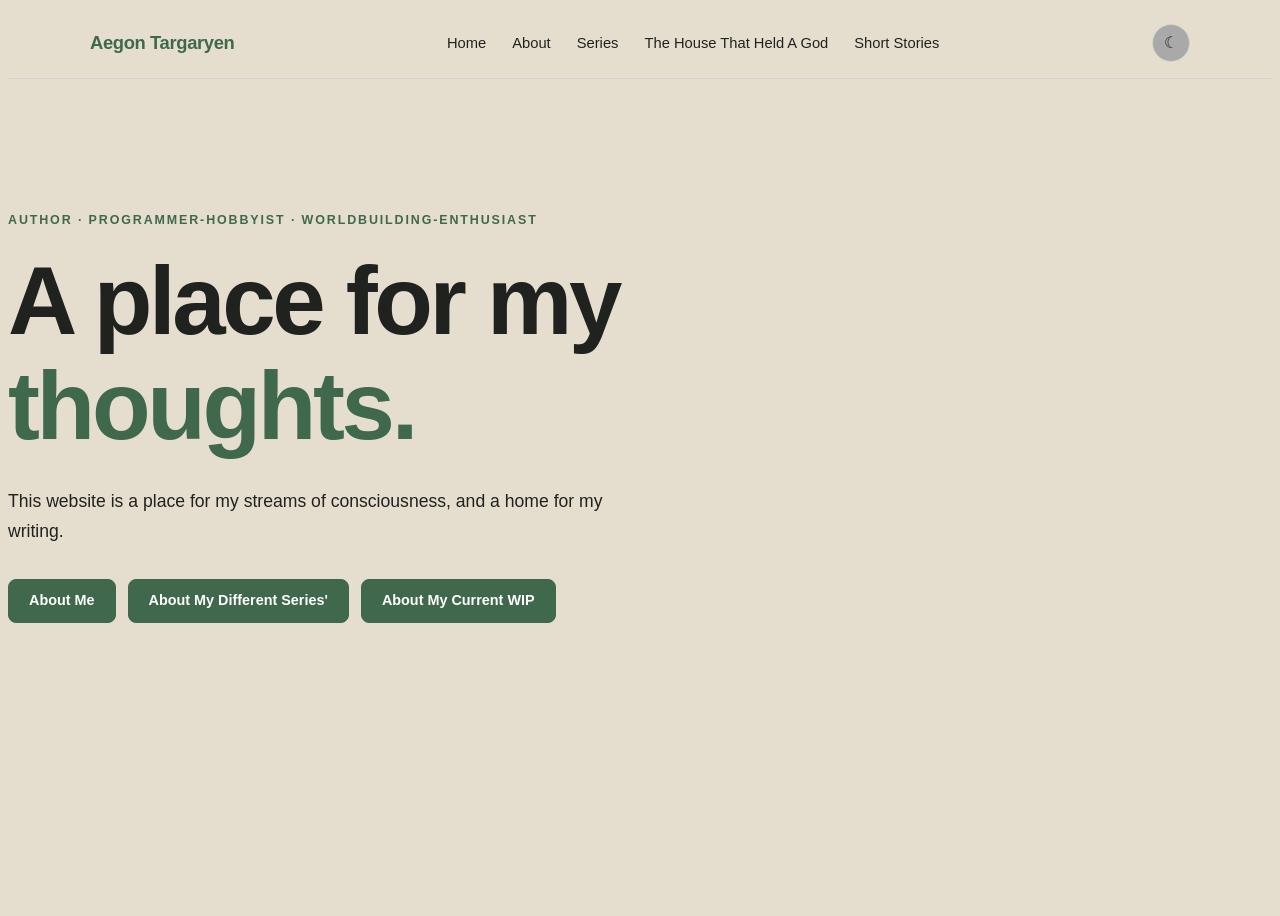
<file: index.html>
<!DOCTYPE html>
<html lang="en">
  <head>
    <meta charset="utf-8">
    <meta name="viewport" content="width=device-width, initial-scale=1.0">

    <title>Aegon Targaryen's Website</title>

    <link rel="stylesheet" href="./styling/style.css">
  </head>

  <body>
    <header class="site-header">
      <nav class="nav">
        <a href="./" class="logo">
          <span>Aegon Targaryen</span>
        </a>

        <ul class="nav-links">
          <li>
            <a href="./">Home</a>
          </li>

          <li>
            <a href="./about/">About</a>
          </li>

          <li>
           <a href="./series/">Series</a>
          </li>

          <li>
            <a href="./hhg/">The House That Held A God</a>
          </li>

          <li>
              <a href="./short-stories/">Short Stories</a>
          </li>
        </ul>

        <button
            class="theme-toggle"
            aria-label="Switch theme">
            ☾
        </button>
      </nav>
    </header>

    <section class="hero">
      <div class="hero-content">
        <p class="eyebrow">
          Author · Programmer-hobbyist · Worldbuilding-enthusiast
        </p>

        <h1>
        A place for
        my <span>thoughts.</span>
        </h1>

        <p class="hero-description">
          This website is a place for my streams of consciousness, and a home for my writing.
        </p>

        <div class="button-group">
          <a href="./about/" class="button">
            About Me
          </a>

          <a href="./series/" class="button">
            About My Different Series'
          </a>

          <a href="./hhg/" class="button">
            About My Current WIP
          </a>
        </div>
      </div>
    </section>

    <script src="./styling/script.js"></script>
  </body>
</html>
</file>
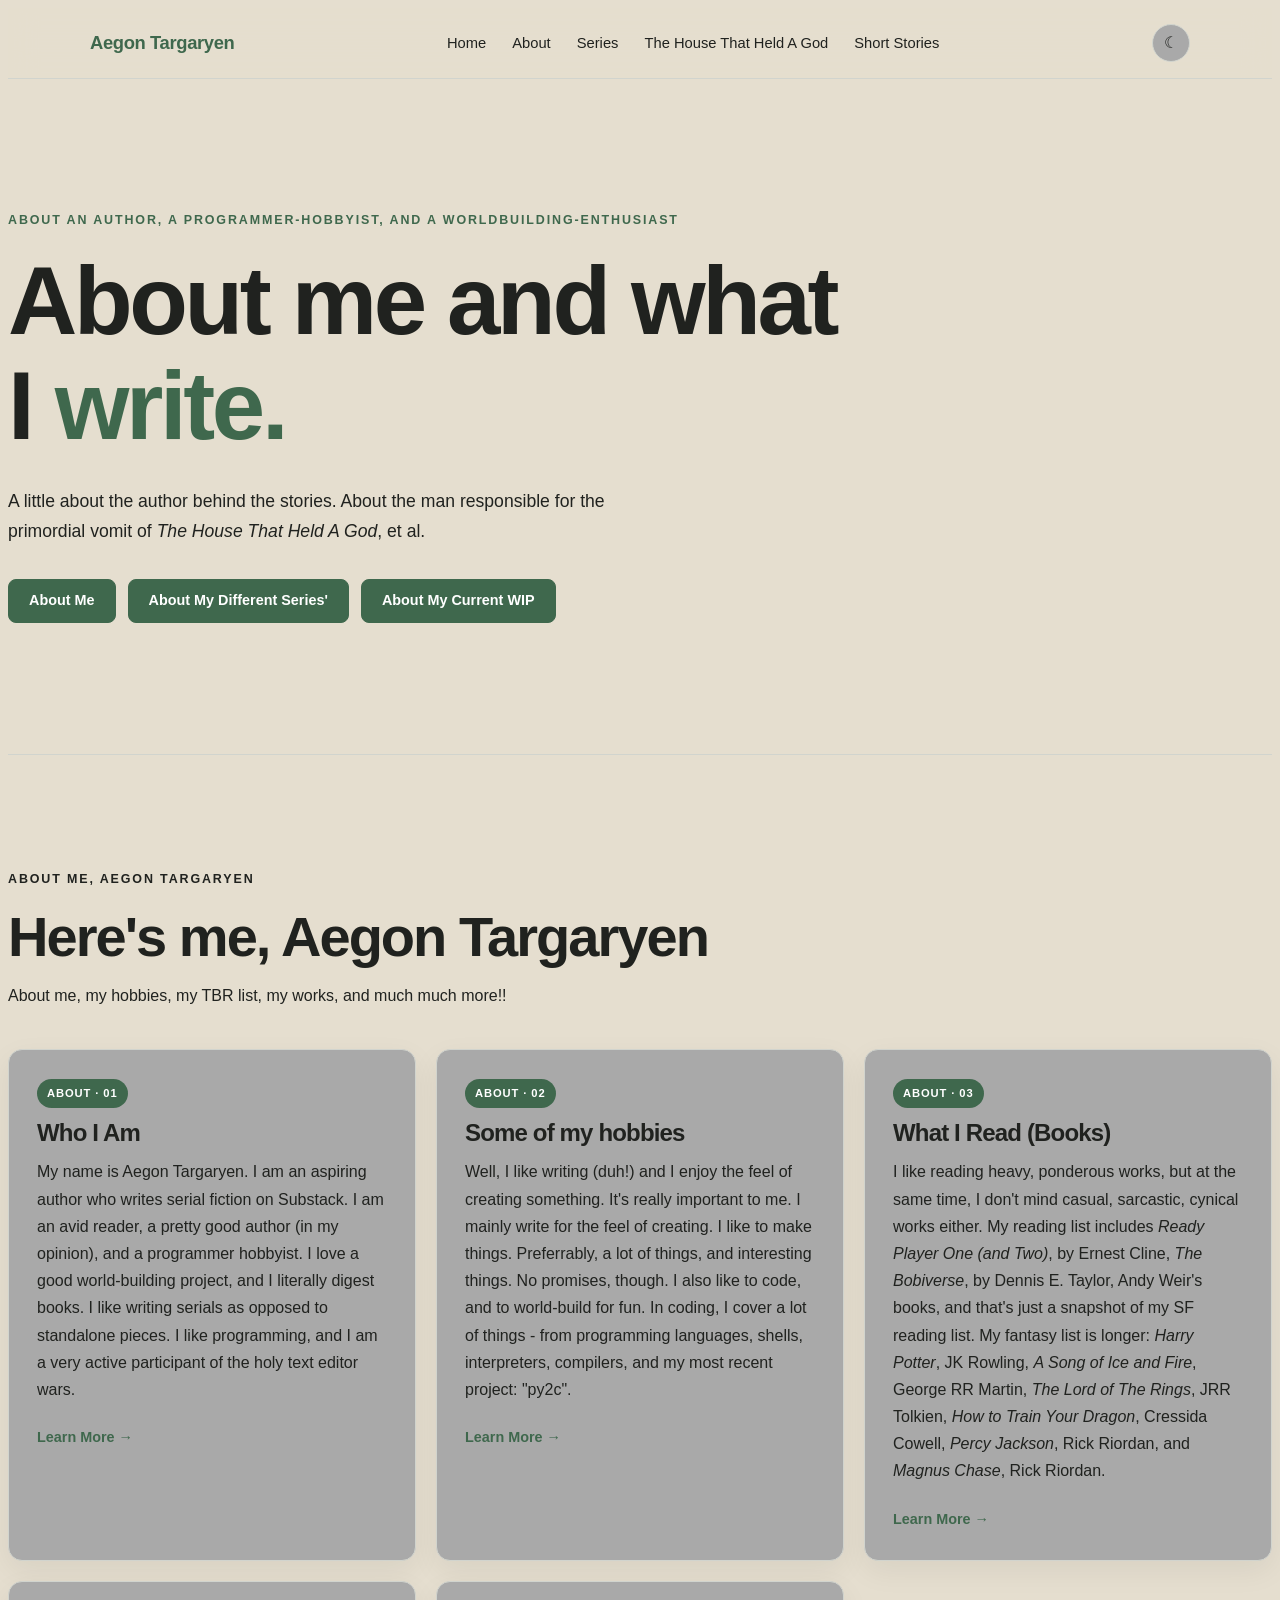
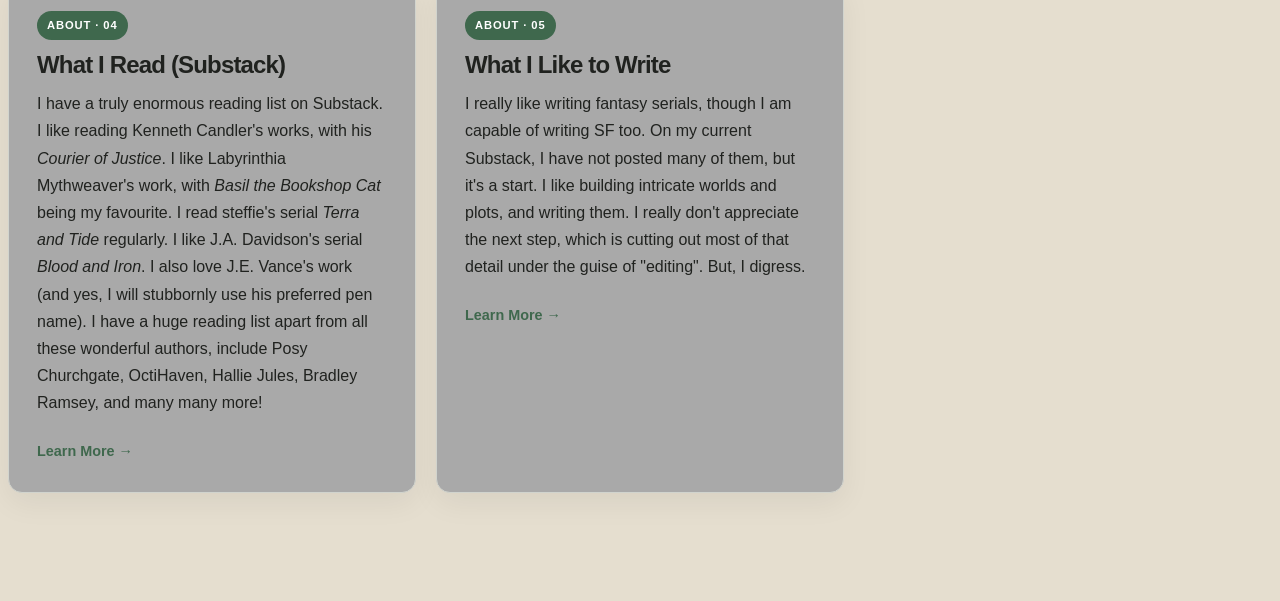
<file: about/index.html>
<!DOCTYPE html>
<html lang="en">
  <head>
    <meta charset="utf-8">
    <meta name="viewport" content="width=device_width, initial-scale=1.0">

    <title>Aegon Targaryen's Website</title>

    <link rel="stylesheet" href="../styling/style.css">
  </head>

  <body>
    <header class="site-header">
      <nav class="nav">
        <a href="./" class="logo">
          <span>Aegon Targaryen</span>
        </a>

        <ul class="nav-links">
          <li>
            <a href="../">Home</a>
          </li>

          <li>
            <a href="./">About</a>
          </li>

          <li>
            <a href="../series/">Series</a>
          </li>

          <li>
            <a href="../hhg/">The House That Held A God</a>
          </li>

          <li>
              <a href="../short-stories/">Short Stories</a>
          </li>
        </ul>

        <button
            class="theme-toggle"
            aria-label="Switch theme">
            ☾
          </button>
      </nav>
    </header>

    <section class="hero">
        <div class="hero-content">
            <p class="eyebrow">
                About an Author, a Programmer-hobbyist, and a Worldbuilding-enthusiast
            </p>

            <h1>
                About me and
                what I <span>write.</span>
            </h1>

            <p class="hero-description">
                A little about the author behind the stories. About the man responsible for the primordial vomit of 
                <i>The House That Held A God</i>, et al.
            </p>

            <div class="button-group">
                <a href="./" class="button">
                    About Me
                </a>

                <a href="../series/" class="button">
                    About My Different Series'
                </a>

                <a href="../hhg/" class="button">
                    About My Current WIP
                </a>
            </div>
        </div>
    </section>

    <section class="section">
        <div class="section-heading">
            <p class="eyebrow">
                About Me, Aegon Targaryen
            </p>

            <h2>
                Here's me, Aegon
                Targaryen
            </h2>

            <p>
                About me, my hobbies, my TBR list, my works, and much much more!!
            </p>
        </div>
        
        <div class="grid grid-3">
            <article class="card">
                <span class="badge accent">
                    About · 01
                </span>

                <h3>Who I Am</h3>

                <p>
                    My name is Aegon Targaryen. I am an aspiring author who writes serial fiction on Substack. I am an avid reader, 
                    a pretty good author (in my opinion), and a programmer hobbyist. I love a good world-building project, and I 
                    literally digest books. I like writing serials as opposed to standalone pieces. I like programming, and I am a 
                    very active participant of the holy text editor wars.
                </p>

                <a href="https://aegontargaryen120.substack.com/about" class="card-link">
                    Learn More
                </a>
            </article>

            <article class="card">
                <span class="badge accent">
                    About · 02
                </span>

                <h3>Some of my hobbies</h3>

                <p>
                    Well, I like writing (duh!) and I enjoy the feel of creating something. It's really important to me. I mainly write 
                    for the feel of creating. I like to make things. Preferrably, a lot of things, and interesting things. No promises, 
                    though. I also like to code, and to world-build for fun. In coding, I cover a lot of things - from programming 
                    languages, shells, interpreters, compilers, and my most recent project: "py2c". 
                </p>

                <a href="https://github.com/aegontargaryen120" class="card-link">
                    Learn More
                </a>
            </article>

            <article class="card">
                <span class="badge accent">
                    About · 03
                </span>

                <h3>What I Read (Books)</h3>

                <p>
                    I like reading heavy, ponderous works, but at the same time, I don't mind casual, sarcastic, cynical works either. My reading list includes 
                    <i>Ready Player One (and Two)</i>, by Ernest Cline, <i>The Bobiverse</i>, by Dennis E. Taylor, Andy Weir's books, and that's just a snapshot 
                    of my SF reading list. My fantasy list is longer: <i>Harry Potter</i>, JK Rowling, <i>A Song of Ice and Fire</i>, George RR Martin, <i>The 
                    Lord of The Rings</i>, JRR Tolkien, <i>How to Train Your Dragon</i>, Cressida Cowell, <i>Percy Jackson</i>, Rick Riordan, and <i>Magnus Chase</i>,
                    Rick Riordan.
                </p>

                <a href="#" class="card-link">
                    Learn More
                </a>
            </article>

            <article class="card">
                <span class="badge accent">
                    About · 04
                </span>

                <h3>What I Read (Substack)</h3>

                <p>
                    I have a truly enormous reading list on Substack. I like reading Kenneth Candler's works, with his <i>Courier of Justice</i>. I like Labyrinthia 
                    Mythweaver's work, with <i>Basil the Bookshop Cat</i> being my favourite. I read steffie's serial <i>Terra and Tide</i> regularly. I like J.A. 
                    Davidson's serial <i>Blood and Iron</i>. I also love J.E. Vance's work (and yes, I will stubbornly use his preferred pen name). I have a huge 
                    reading list apart from all these wonderful authors, include Posy Churchgate, OctiHaven, Hallie Jules, Bradley Ramsey, and many many more!
                </p>

                <a href="https://substack.com/@aegontargaryen120" class="card-link">
                    Learn More
                </a>
            </article>

            <article class="card">
                <span class="badge accent">
                    About · 05
                </span>

                <h3>What I Like to Write</h3>

                <p>
                    I really like writing fantasy serials, though I am capable of writing SF too. On my current Substack, I have not posted many of them, but 
                    it's a start. I like building intricate worlds and plots, and writing them. I really don't appreciate the next step, which is cutting out 
                    most of that detail under the guise of "editing". But, I digress.
                </p>

                <a href="https://substack.com/@aegontargaryen120" class="card-link">
                    Learn More
                </a>
            </article>
        </div>
    </section>

    <script src="../styling/script.js"></script>
  </body>
</html>
</file>
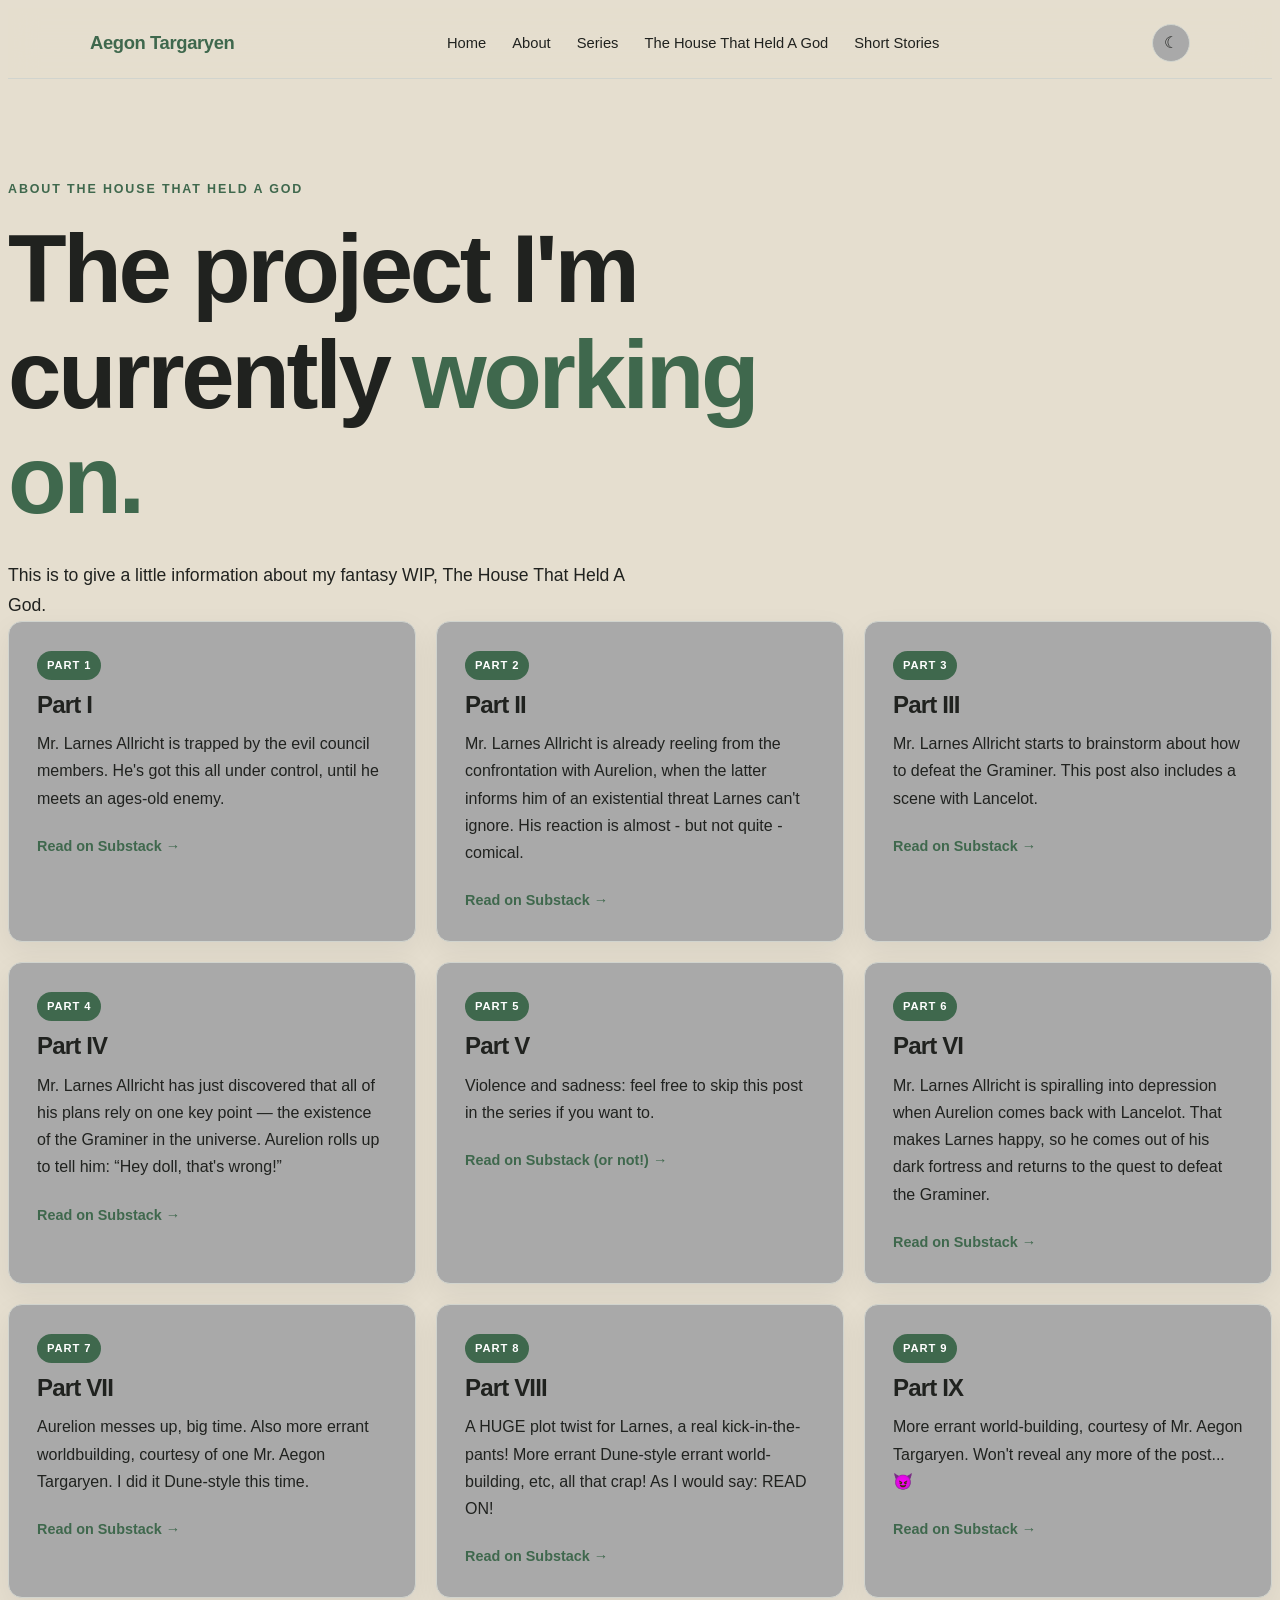
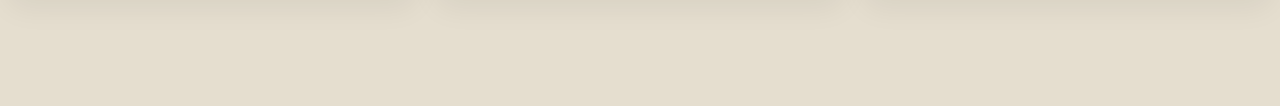
<file: hhg/index.html>
<!DOCTYPE html>
<html lang="en">
    <head>
        <meta charset="utf-8">
        <meta name="viewport" content="width=device-width, initial-scale=1.0">

        <title>Aegon Targaryen's Website</title>

        <link rel="stylesheet" href="../styling/style.css">
  </head>

  <body>
      <header class="site-header">
      <nav class="nav">
        <a href="./" class="logo">
          <span>Aegon Targaryen</span>
        </a>

        <ul class="nav-links">
          <li>
            <a href="../">Home</a>
          </li>

          <li>
            <a href="../about/">About</a>
          </li>

          <li>
            <a href="../series/">Series</a>
          </li>

          <li>
            <a href="./">The House That Held A God</a>
          </li>

          <li>
              <a href="../short-stories/">Short Stories</a>
          </li>
        </ul>

        <button
            class="theme-toggle"
            aria-label="Switch theme">
            ☾
          </button>
      </nav>
    </header>

    <section class="hero">
        <div class="hero-content">
            <p class="eyebrow">
                About The House That Held A God
            </p>

            <h1>
                The project I'm 
                currently <span>working on.</span>
            </h1>

            <p class="hero-description">
                This is to give a little information about my fantasy WIP, The House That Held A God.
            </p>
        </div>

        <div class="grid grid-3">
            <article class="card">
                <span class="badge accent">
                    Part 1
                </span>

                <h3>Part I</h3>

                <p>Mr. Larnes Allricht is trapped by the evil council members. He's got this all under control, until he meets an ages-old enemy.</p>

                <a href="https://aegontargaryen120.substack.com/p/the-house-that-held-a-god-pt-1" class="card-link">
                    Read on Substack
                </a>
            </article>

            <article class="card">
                <span class="badge accent">
                    Part 2
                </span>

                <h3>Part II</h3>

                <p>
                    Mr. Larnes Allricht is already reeling from the confrontation with Aurelion, when the latter informs him of an existential threat Larnes can't ignore. His reaction is almost - but not quite - comical.
                </p>

                <a href="https://aegontargaryen120.substack.com/p/the-house-that-held-a-god-pt-ii" class="card-link">
                    Read on Substack
                </a>
            </article>

            <article class="card">
                <span class="badge accent">
                    Part 3
                </span>

                <h3>Part III</h3>

                <p>
                    Mr. Larnes Allricht starts to brainstorm about how to defeat the Graminer. This post also includes a scene with Lancelot.
                </p>

                <a href="https://aegontargaryen120.substack.com/p/the-house-that-held-a-god-pt-iii" class="card-link">
                    Read on Substack
                </a>
            </article>

            <article class="card">
                <span class="badge accent">
                    Part 4
                </span>

                <h3>Part IV</h3>

                <p>
                    Mr. Larnes Allricht has just discovered that all of his plans rely on one key point — the existence of the Graminer in the universe. Aurelion rolls up to tell him: “Hey doll, that's wrong!”
                </p>

                <a href="https://aegontargaryen120.substack.com/p/the-house-that-held-a-god-pt-iv" class="card-link">
                    Read on Substack
                </a>
            </article>

            <article class="card">
                <span class="badge accent">
                    Part 5
                </span>

                <h3>Part V</h3>

                <p>
                    Violence and sadness: feel free to skip this post in the series if you want to.
                </p>

                <a href="https://aegontargaryen120.substack.com/p/the-house-that-held-a-god-pt-v" class="card-link">
                    Read on Substack (or not!)
                </a>
            </article>

            <article class="card">
                <span class="badge accent">
                    Part 6
                </span>

                <h3>Part VI</h3>

                <p>
                    Mr. Larnes Allricht is spiralling into depression when Aurelion comes back with Lancelot. That makes Larnes happy, so he comes out of his dark fortress and returns to the quest to defeat the Graminer.
                </p>

                <a href="https://aegontargaryen120.substack.com/p/the-house-that-held-a-god-pt-vi" class="card-link">
                    Read on Substack
                </a>
            </article>

            <article class="card">
                <span class="badge accent">
                    Part 7
                </span>

                <h3>Part VII</h3>

                <p>
                    Aurelion messes up, big time. Also more errant worldbuilding, courtesy of one Mr. Aegon Targaryen. I did it Dune-style this time.
                </p>

                <a href="https://aegontargaryen120.substack.com/p/the-house-that-held-a-god-pt-vii" class="card-link">
                    Read on Substack
                </a>
            </article>

            <article class="card">
                <span class="badge accent">
                    Part 8
                </span>

                <h3>Part VIII</h3>

                <p>
                    A HUGE plot twist for Larnes, a real kick-in-the-pants! More errant Dune-style errant world-building, etc, all that crap! As I would say: READ ON!
                </p>

                <a href="https://aegontargaryen120.substack.com/p/the-house-that-held-a-god-pt-viii" class="card-link">
                    Read on Substack
                </a>
            </article>

            <article class="card">
                <span class="badge accent">
                    Part 9
                </span>

                <h3>Part IX</h3>

                <p>
                    More errant world-building, courtesy of Mr. Aegon Targaryen. Won't reveal any more of the post... 😈
                </p>

                <a href="https://aegontargaryen120.substack.com/p/the-house-that-held-a-god-pt-ix" class="card-link">
                    Read on Substack
                </a>
            </article>
        </div>
    </section>

    <script src="../styling/script.js"></script>
  </body>
</html>
</file>
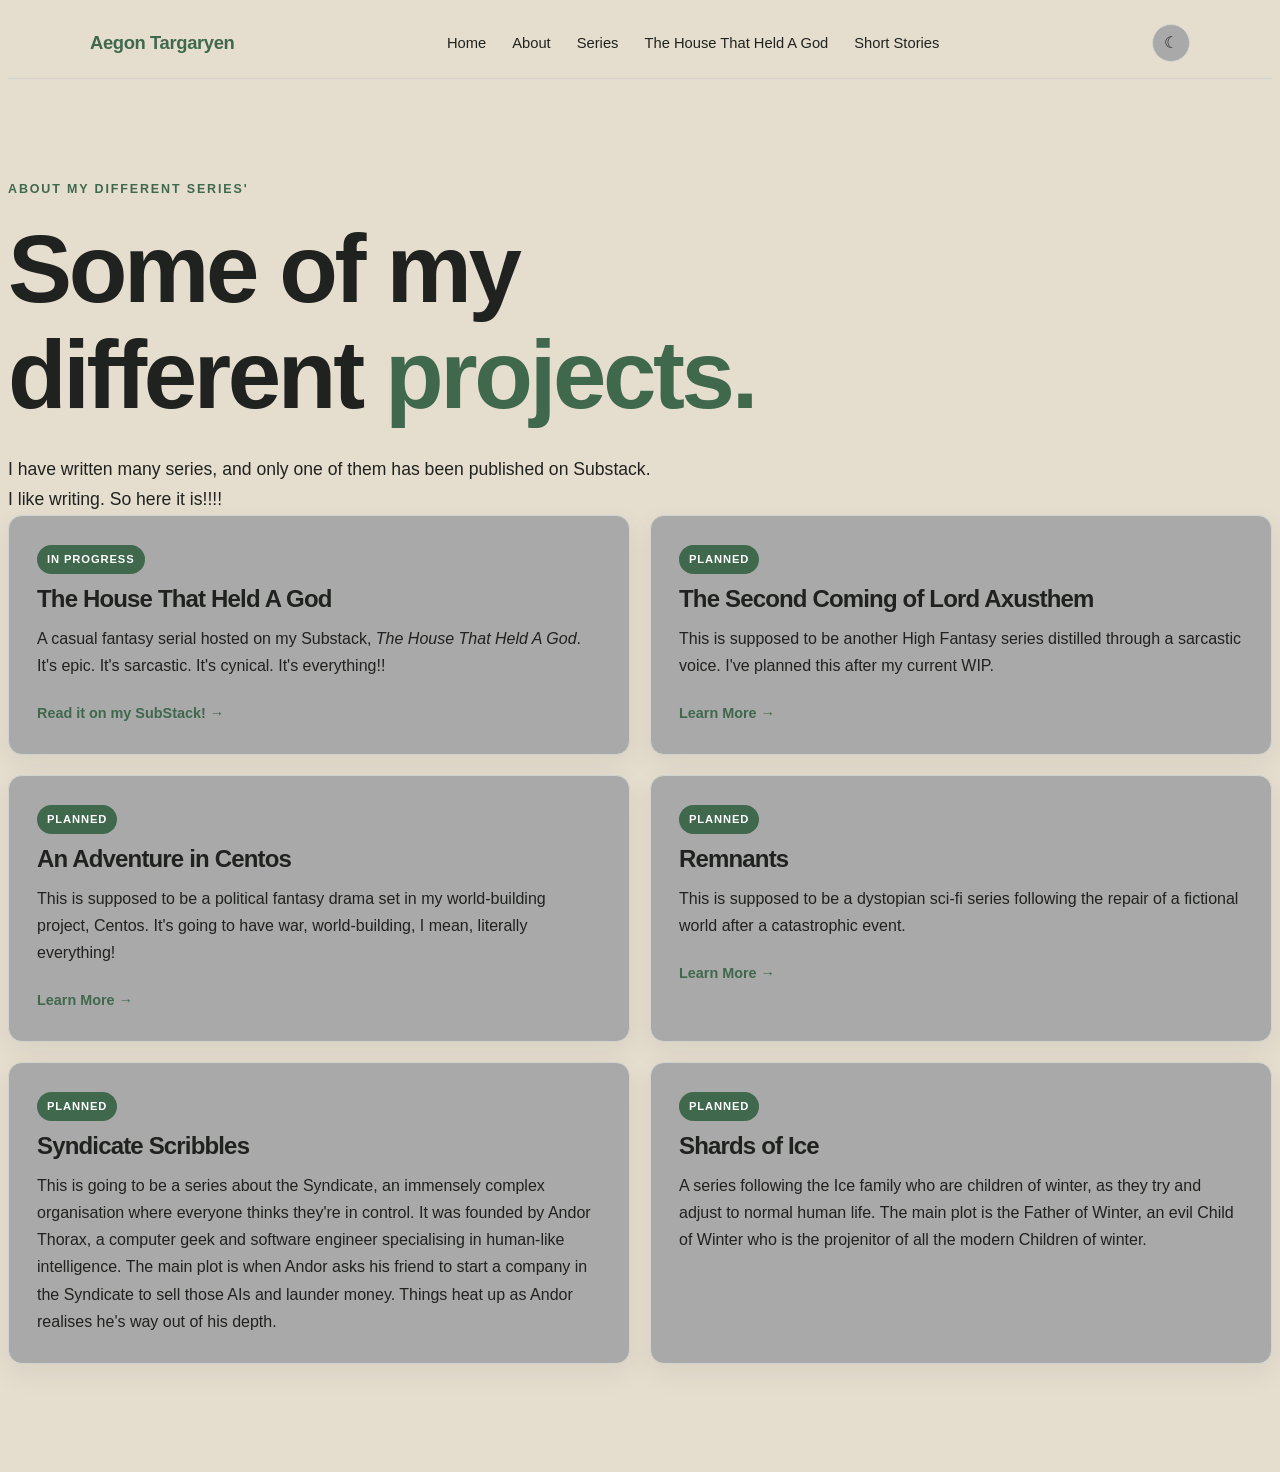
<file: series/index.html>
<!DOCTYPE html>
<html lang="en">
    <head>
        <meta charset="utf-8">
        <meta name="viewport" content="width=device-width, initial-scale=1.0">

        <title>Aegon Targaryen's Website</title>

        <link rel="stylesheet" href="../styling/style.css">
  </head>

  <body>
    <header class="site-header">
      <nav class="nav">
        <a href="./" class="logo">
          <span>Aegon Targaryen</span>
        </a>

        <ul class="nav-links">
          <li>
            <a href="../">Home</a>
          </li>

          <li>
            <a href="../about/">About</a>
          </li>

          <li>
            <a href="./">Series</a>
          </li>

          <li>
            <a href="../hhg/">The House That Held A God</a>
          </li>

          <li>
              <a href="../short-stories/">Short Stories</a>
          </li>
        </ul>

        <button
            class="theme-toggle"
            aria-label="Switch theme">
            ☾
          </button>
      </nav>
    </header>

    <section class="hero">
        <div class="hero-content">
            <p class="eyebrow">
                About my different series'
            </p>

            <h1>
                Some of my
                different <span>projects.</span>
            </h1>

            <p class="hero-description">
                I have written many series, and only one of them has been published on Substack. I like writing. So here it is!!!!
            </p>
        </div>

        <div class="grid grid-2">
            <article class="card">
                <span class="badge accent">
                    IN PROGRESS
                </span>

                <h3>The House That Held A God</h3>

                <p>
                    A casual fantasy serial hosted on my Substack, <I>The House That Held A God</I>. It's epic. It's sarcastic. It's cynical. 
                    It's everything!!
                </p>

                <a href="https://aegontargaryen120.substack.com/t/hhg" class="card-link">
                    Read it on my SubStack!
                </a>
            </article>

            <article class="card">
                <span class="badge accent">
                    PLANNED
                </span>

                <h3>The Second Coming of Lord Axusthem</h3>

                <p>
                    This is supposed to be another High Fantasy series distilled through a sarcastic voice. I've planned this after my current 
                    WIP. 
                </p>

                <a href="#" class="card-link">
                    Learn More
                </a>
            </article>

            <article class="card">
                <span class="badge accent">
                    PLANNED
                </span>

                <h3>An Adventure in Centos</h3>

                <p>
                    This is supposed to be a political fantasy drama set in my world-building project, Centos. It's going to have war, world-building,
                    I mean, literally everything!
                </p>

                <a href="#" class="card-link">
                    Learn More
                </a>
            </article>

            <article class="card">
                <span class="badge accent">
                    PLANNED
                </span>

                <h3>Remnants</h3>

                <p>
                    This is supposed to be a dystopian sci-fi series following the repair of a fictional world after a catastrophic event. 
                </p>

                <a href="#" class="card-link">
                    Learn More
                </a>
            </article>

            <article class="card">
              <span class="badge accent">
                PLANNED
              </span>

              <h3>Syndicate Scribbles</h3>

              <p>
                  This is going to be a series about the Syndicate, an immensely complex organisation where everyone thinks they're in control.
                  It was founded by Andor Thorax, a computer geek and software engineer specialising in human-like intelligence. The main plot
                  is when Andor asks his friend to start a company in the Syndicate to sell those AIs and launder money. Things heat up as Andor
                  realises he's way out of his depth.
              </p>
            </article>

            <article class="card">
                <span class="badge accent">
                    PLANNED
                </span>

                <h3>Shards of Ice</h3>

                <p>
                    A series following the Ice family who are children of winter, as they try and adjust to normal human life.
                    The main plot is the Father of Winter, an evil Child of Winter who is the projenitor of all the modern Children
                    of winter.
                </p>
            </article>
        </div>
    </section>

    <script src="../styling/script.js"></script>
  </body>
</html>
</file>
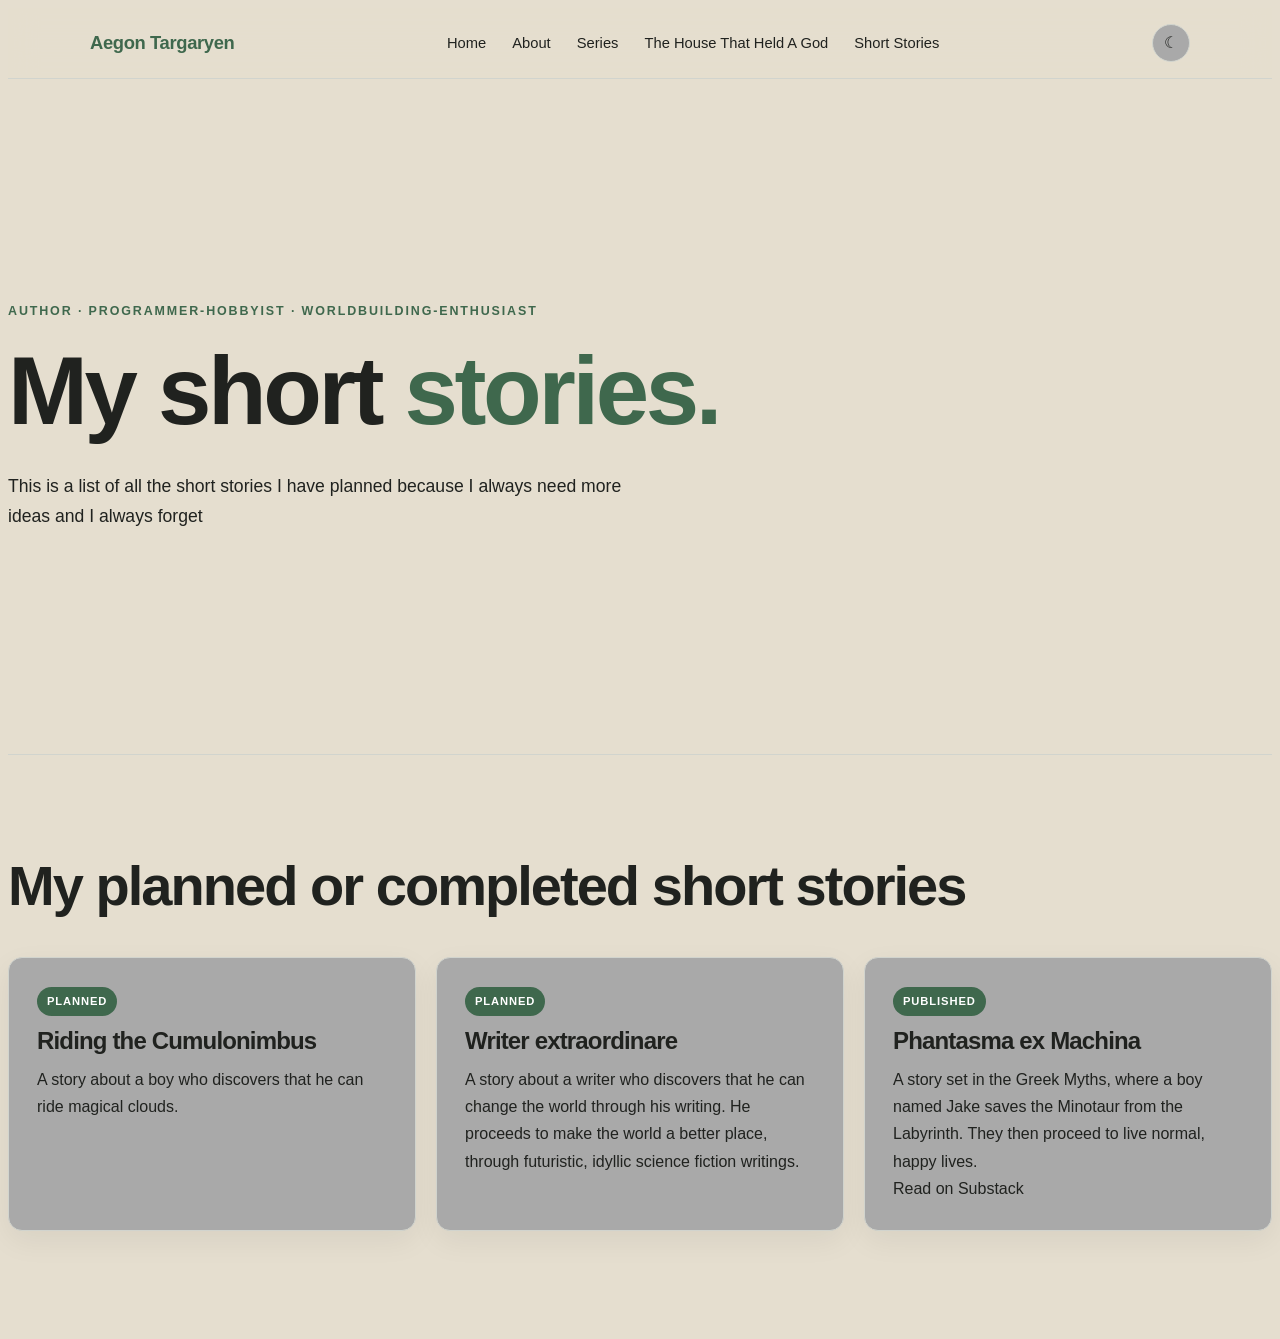
<file: short-stories/index.html>
<!DOCTYPE html>
<html>
    <head>
        <meta charset="utf-8">
        <meta name="viewport" content="width=device-width, initial-scale=1.0">

        <title>Aegon Targaryen's Website</title>

        <link rel="stylesheet" href="../styling/style.css">
    </head>

    <body>
        <header class="site-header">
            <nav class="nav">
                <a href="./" class="logo">
                    <span>Aegon Targaryen</span>
                </a>

                <ul class="nav-links">
                    <li>
                        <a href="../">Home</a>
                    </li>

                    <li>
                        <a href="../about/">About</a>
                    </li>

                    <li>
                        <a href="../series/">Series</a>
                    </li>

                    <li>
                        <a href="../hhg/">The House That Held A God</a>
                    </li>

                    <li>
                        <a href="./">Short Stories</a>
                    </li>
                </ul>

                <button
                    class="theme-toggle"
                    aria-label="Switch theme">
                    ☾
                </button>
            </nav>
        </header>

        <section class="hero">
            <div class="hero-content">
                <p class="eyebrow">
                    Author · Programmer-hobbyist · Worldbuilding-enthusiast
                </p>

                <h1>
                    My short
                    <span>stories.</span>
                </h1>

                <p class="hero-description">
                    This is a list of all the short stories I have planned because I always need more
                    ideas and I always forget
                </p>
            </div>
        </section>

        <section class="section">
            <div class="section-heading">
                <h2>My planned or completed short stories</h2>
            </div>

            <div class="grid grid-3">
                <article class="card">
                    <span class="badge accent">
                        PLANNED
                    </span>

                    <h3>Riding the Cumulonimbus</h3>

                    <p>
                        A story about a boy who discovers that he can ride magical clouds.
                    </p>
                </article>

                <article class="card">
                    <span class="badge accent">
                        PLANNED
                    </span>

                    <h3>Writer extraordinare</h3>

                    <p>
                        A story about a writer who discovers that he can change the world through his
                        writing. He proceeds to make the world a better place, through futuristic, idyllic
                        science fiction writings.
                    </p>
                </article>

                <article class="card">
                    <span class="badge accent">
                        PUBLISHED
                    </span>

                    <h3>Phantasma ex Machina</h3>

                    <p>
                        A story set in the Greek Myths, where a boy named Jake saves the Minotaur from the Labyrinth. They
                        then proceed to live normal, happy lives.
                    </p>

                    <a class="article-link" href="https://aegontargaryen120.substack.com/p/phantasma-ex-machina">
                      Read on Substack
                    </a>
                </article>
            </div>
        </section>

        <script src="../styling/script.js"></script>
    </body>
</html>
</file>
<file: styling/style.css>
:root {
    --bg: #E5DECF;
    --surface: #A9A9A9;
    --surface-alt: #808080;

    --text: #20221f;
    --text-muted: #20221f;

    --accent: #3f684d;
    --accent-hover: #31543e;

    --border: #d1d4ce;

    --shadow-sm: 0 2px 8px rgba(0, 0, 0, 0.04);
    --shadow: 0 10px 30px rgba(0, 0, 0, 0.06);

    --radius-sm: 8px;
    --radius: 14px;
    --radius-lg: 20px;

    --content-width: 1100px;
    --text-width: 700px;

    --transition: 180ms ease;
}

[data-theme="dark"] {
    --bg: #191b19;
    --surface: #222522;
    --surface-alt: #2a2e2a;

    --text: #eceee9;
    --text-muted: #a4aaa2;

    --accent: #79a889;
    --accent-hover: #91bd9d;

    --border: #363b36;

    --shadow-sm: 0 2px 8px rgba(0, 0, 0, 0.15);
    --shadow: 0 10px 30px rgba(0, 0, 0, 0.22);
}

/* --------------------------------------------------
   RESET
-------------------------------------------------- */

*,
*::before,
*::after {
    box-sizing: border-box;
}

html {
    scroll-behavior: smooth;
}

body {
    margin: 50;
    min-height: 100vh;

    background: var(--bg);
    color: var(--text);

    font-family:
        -apple-system,
        BlinkMacSystemFont,
        "SF Pro Display",
        "SF Pro Text",
        Aptos,
        Arial,
        sans-serif;

    font-size: 16px;
    line-height: 1.7;

    transition:
        background var(--transition),
        color var(--transition);
}

img {
    display: block;
    max-width: 100%;
}

button,
input,
textarea,
select {
    font: inherit;
}

button {
    cursor: pointer;
}

a {
    color: inherit;
    text-decoration: none;
}

::selection {
    background: var(--accent);
    color: white;
}

/* --------------------------------------------------
   TYPOGRAPHY
-------------------------------------------------- */

h1,
h2,
h3,
h4,
h5,
h6 {
    margin: 0;
    color: var(--text);
    line-height: 1.1;
    letter-spacing: -0.035em;
}

h1 {
    font-size: clamp(3rem, 8vw, 6rem);
}

h2 {
    font-size: clamp(2rem, 5vw, 3.5rem);
}

h3 {
    font-size: 1.5rem;
}

p {
    margin: 0;
}

.text-muted {
    color: var(--text-muted);
}

.text-accent {
    color: var(--accent);
}

.text-center {
    text-align: center;
}

/* --------------------------------------------------
   LAYOUT
-------------------------------------------------- */

.container {
    width: min(
        var(--content-width),
        calc(100% - 40px)
    );

    margin-inline: auto;
}

.narrow {
    max-width: var(--text-width);
}

.section {
    padding-block: 100px;
    border-top: 1px solid var(--border);
}

.section-heading {
    margin-bottom: 40px;
}

.section-heading p {
    max-width: var(--text-width);
    margin-top: 14px;
    color: var(--text-muted);
}

.eyebrow {
    margin-bottom: 16px;

    color: var(--accent);

    font-size: 0.78rem;
    font-weight: 700;

    letter-spacing: 0.15em;
    text-transform: uppercase;
}

/* --------------------------------------------------
   HEADER
-------------------------------------------------- */

.site-header {
    position: sticky;
    top: 0;
    z-index: 100;

    border-bottom: 1px solid var(--border);

    background: color-mix(
        in srgb,
        var(--bg) 88%,
        transparent
    );

    backdrop-filter: blur(14px);
}

.nav {
    width: min(
        var(--content-width),
        calc(100% - 40px)
    );

    min-height: 70px;
    margin-inline: auto;

    display: flex;
    align-items: center;
    justify-content: space-between;

    gap: 24px;
}

.logo {
    color: var(--text);
    font-size: 1.15rem;
    font-weight: 700;
    letter-spacing: -0.02em;
}

.logo span {
    color: var(--accent);
}

.nav-links {
    display: flex;
    align-items: center;
    gap: 26px;

    margin: 0;
    padding: 0;

    list-style: none;
}

.nav-links a {
    color: var(--text-muted);
    font-size: 0.92rem;

    transition: color var(--transition);
}

.nav-links a:hover,
.nav-links a.active {
    color: var(--accent);
}

/* --------------------------------------------------
   THEME BUTTON
-------------------------------------------------- */

.theme-toggle {
    width: 38px;
    height: 38px;

    display: grid;
    place-items: center;

    border: 1px solid var(--border);
    border-radius: 50%;

    background: var(--surface);
    color: var(--text);

    transition:
        transform var(--transition),
        border-color var(--transition),
        background var(--transition);
}

.theme-toggle:hover {
    border-color: var(--accent);
    transform: rotate(8deg);
}

/* --------------------------------------------------
   HERO
-------------------------------------------------- */

.hero {
    min-height: 75vh;

    display: flex;
    flex-direction: column;
    justify-content: center;

    padding-block: 100px;
}

.hero-content {
    max-width: 850px;
}

.hero h1 {
    max-width: 850px;
}

.hero h1 span {
    color: var(--accent);
}

.hero-description {
    max-width: 650px;
    margin-top: 28px;

    color: var(--text-muted);
    font-size: 1.1rem;
}

/* --------------------------------------------------
   BUTTONS
-------------------------------------------------- */

.button-group {
    display: flex;
    flex-wrap: wrap;
    gap: 12px;

    margin-top: 32px;
}

.button {
    min-height: 44px;
    padding: 0 20px;

    display: inline-flex;
    align-items: center;
    justify-content: center;

    border: 1px solid var(--accent);
    border-radius: var(--radius-sm);

    background: var(--accent);
    color: white;

    font-size: 0.9rem;
    font-weight: 600;

    transition:
        transform var(--transition),
        background var(--transition),
        box-shadow var(--transition);
}

.button:hover {
    background: var(--accent-hover);
    transform: translateY(-2px);

    box-shadow:
        0 8px 20px rgba(63, 104, 77, 0.18);
}

.button.secondary {
    background: transparent;
    color: var(--text);
    border-color: var(--border);
}

.button.secondary:hover {
    color: var(--accent);
    border-color: var(--accent);
    box-shadow: none;
}

.button.ghost {
    background: transparent;
    border-color: transparent;
    color: var(--accent);
}

.button.ghost:hover {
    background: var(--surface-alt);
    box-shadow: none;
}

/* --------------------------------------------------
   CARDS
-------------------------------------------------- */

.grid {
    display: grid;
    gap: 20px;
}

.grid-2 {
    grid-template-columns: repeat(2, minmax(0, 1fr));
}

.grid-3 {
    grid-template-columns: repeat(3, minmax(0, 1fr));
}

.card {
    padding: 28px;

    border: 1px solid var(--border);
    border-radius: var(--radius);

    background: var(--surface);
    box-shadow: var(--shadow);

    transition:
        transform var(--transition),
        border-color var(--transition),
        background var(--transition);
}

.card:hover {
    transform: translateY(-4px);
    border-color: var(--accent);
}

.card h3 {
    margin-top: 12px;
}

.card p {
    margin-top: 12px;
    color: var(--text-muted);
}

.card-link {
    display: inline-block;

    margin-top: 22px;

    color: var(--accent);
    font-size: 0.9rem;
    font-weight: 600;
}

.card-link::after {
    content: " →";

    transition:
        margin var(--transition);
}

.card-link:hover::after {
    margin-left: 4px;
}

/* --------------------------------------------------
   BADGES
-------------------------------------------------- */

.badge {
    display: inline-block;

    padding: 4px 9px;

    border: 1px solid var(--border);
    border-radius: 999px;

    background: var(--surface-alt);

    color: var(--text-muted);

    font-size: 0.7rem;
    font-weight: 700;

    letter-spacing: 0.08em;
    text-transform: uppercase;
}

.badge.accent {
    border-color: transparent;
    background: var(--accent);
    color: white;
}

/* --------------------------------------------------
   ABOUT / SPLIT CONTENT
-------------------------------------------------- */

.split {
    display: grid;
    grid-template-columns: 1fr 1.6fr;
    gap: 60px;
}

.label {
    color: var(--accent);

    font-size: 0.8rem;
    font-weight: 700;

    letter-spacing: 0.12em;
    text-transform: uppercase;
}

.prose {
    max-width: var(--text-width);
}

.prose p + p {
    margin-top: 20px;
}

.prose a {
    color: var(--accent);
    text-decoration: underline;
    text-decoration-thickness: 1px;
    text-underline-offset: 3px;
}

/* --------------------------------------------------
   IMAGE
-------------------------------------------------- */

.image {
    overflow: hidden;
    border-radius: var(--radius);
    border: 1px solid var(--border);
}

.image img {
    width: 100%;
    height: auto;

    transition: transform 500ms ease;
}

.image:hover img {
    transform: scale(1.02);
}

/* --------------------------------------------------
   FORMS
-------------------------------------------------- */

.form {
    display: grid;
    gap: 18px;

    max-width: 650px;
}

.form-group {
    display: grid;
    gap: 7px;
}

.form-label {
    font-size: 0.88rem;
    font-weight: 600;
}

.form input,
.form textarea,
.form select {
    width: 100%;

    padding: 11px 13px;

    border: 1px solid var(--border);
    border-radius: var(--radius-sm);

    background: var(--surface);
    color: var(--text);

    outline: none;

    transition:
        border-color var(--transition),
        box-shadow var(--transition);
}

.form textarea {
    min-height: 150px;
    resize: vertical;
}

.form input:focus,
.form textarea:focus,
.form select:focus {
    border-color: var(--accent);

    box-shadow:
        0 0 0 3px
        color-mix(in srgb, var(--accent) 15%, transparent);
}

/* --------------------------------------------------
   DIVIDER
-------------------------------------------------- */

.divider {
    width: 100%;
    height: 1px;
    margin-block: 30px;
    background: var(--border);
}

/* --------------------------------------------------
   FOOTER
-------------------------------------------------- */

.site-footer {
    width: min(
        var(--content-width),
        calc(100% - 40px)
    );

    margin-inline: auto;
    padding-block: 35px 50px;

    border-top: 1px solid var(--border);

    color: var(--text-muted);
    font-size: 0.85rem;
}

.footer-inner {
    display: flex;
    justify-content: space-between;
    gap: 20px;
}

/* --------------------------------------------------
   ANIMATIONS
-------------------------------------------------- */

.fade-in {
    opacity: 0;
    transform: translateY(14px);

    transition:
        opacity 600ms ease,
        transform 600ms ease;
}

.fade-in.visible {
    opacity: 1;
    transform: translateY(0);
}

.lift {
    transition:
        transform var(--transition),
        box-shadow var(--transition);
}

.lift:hover {
    transform: translateY(-4px);
    box-shadow: var(--shadow);
}

/* --------------------------------------------------
   ACCESSIBILITY
-------------------------------------------------- */

:focus-visible {
    outline: 2px solid var(--accent);
    outline-offset: 3px;
}

/* --------------------------------------------------
   RESPONSIVE
-------------------------------------------------- */

@media (max-width: 800px) {
    .grid-3 {
        grid-template-columns: 1fr 1fr;
    }

    .split {
        grid-template-columns: 1fr;
        gap: 30px;
    }
}

@media (max-width: 650px) {
    .container,
    .nav,
    .site-footer {
        width: min(100% - 28px, var(--content-width));
    }

    .nav-links {
        display: none;
    }

    .hero {
        min-height: 70vh;
        padding-block: 80px;
    }

    .section {
        padding-block: 75px;
    }

    .grid-2,
    .grid-3 {
        grid-template-columns: 1fr;
    }

    .footer-inner {
        flex-direction: column;
    }
}

@media (prefers-reduced-motion: reduce) {
    html {
        scroll-behavior: auto;
    }

    *,
    *::before,
    *::after {
        transition-duration: 0.01ms !important;
        animation-duration: 0.01ms !important;
    }
}
</file>
